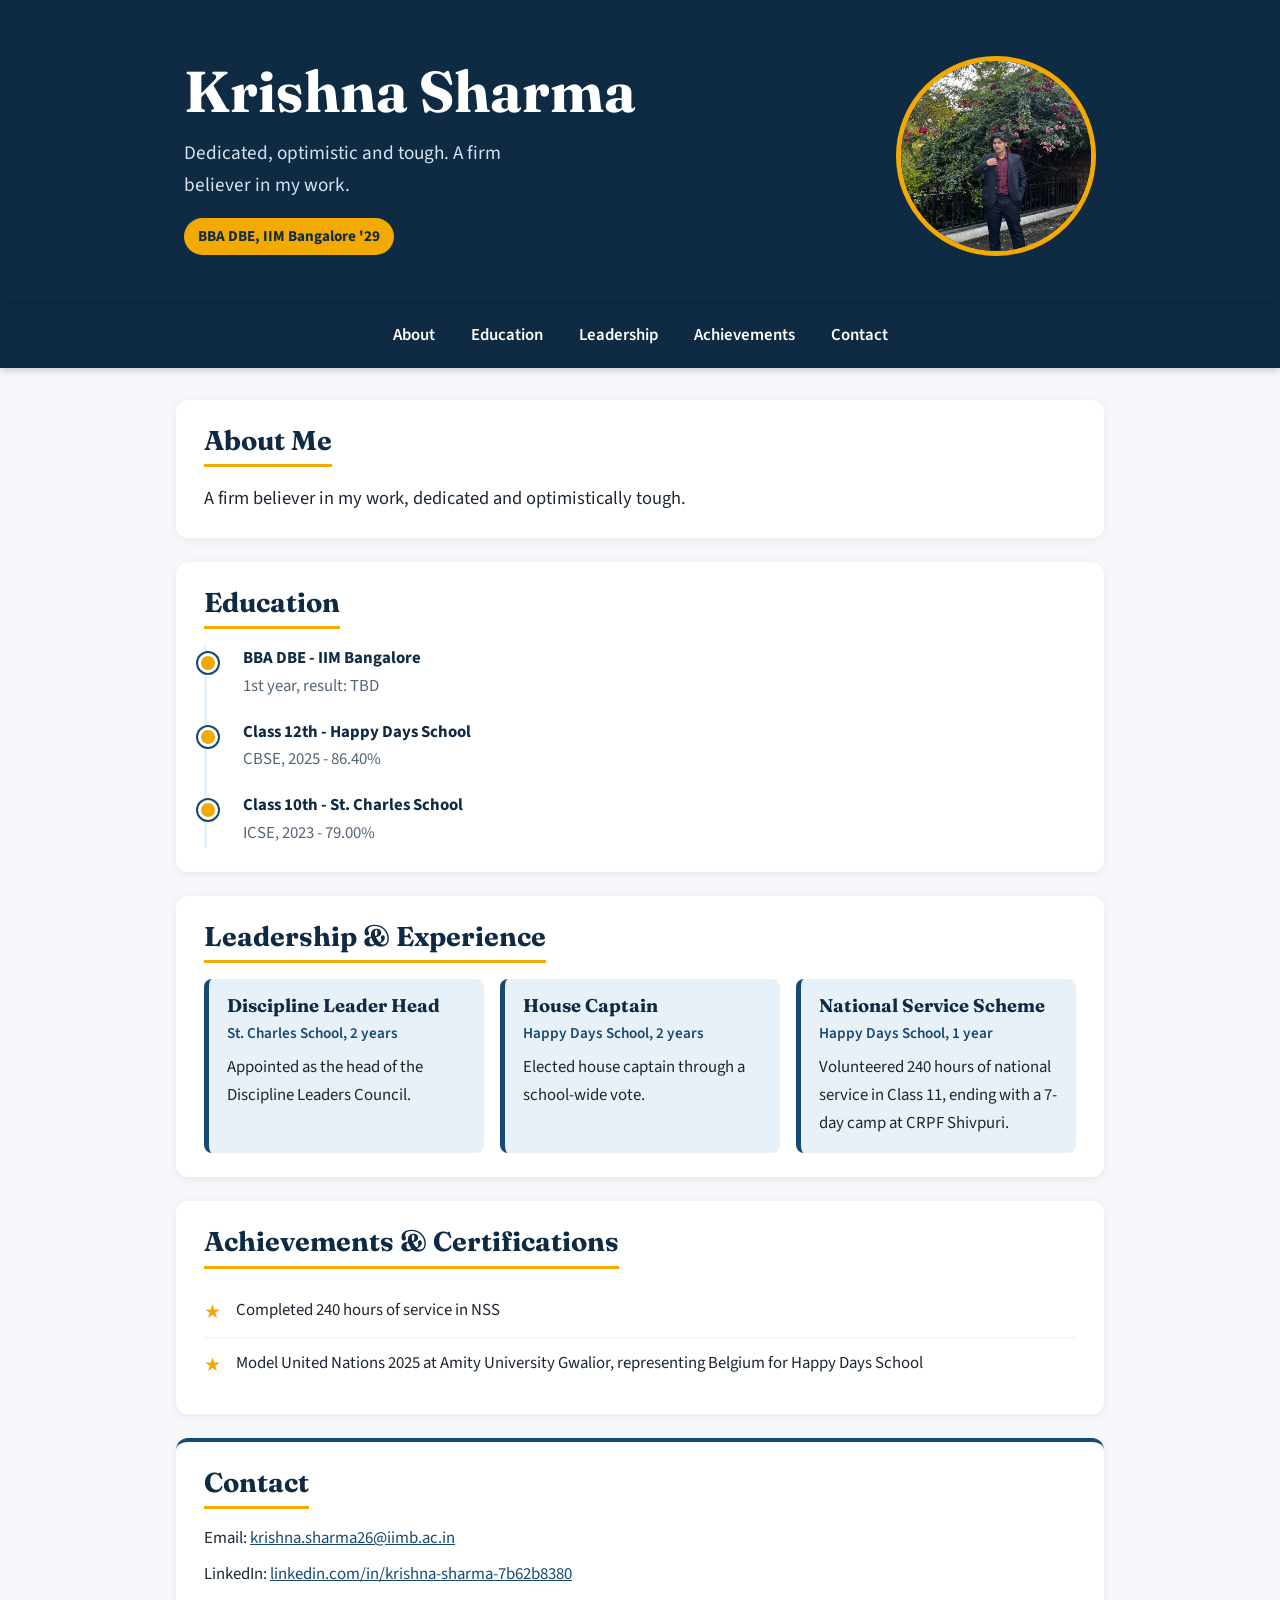
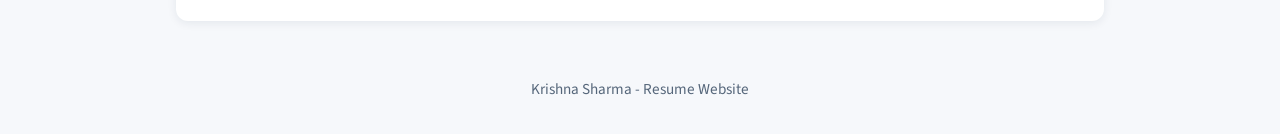
<file: index.html>
<!DOCTYPE html>
<html lang="en">
<head>
  <meta charset="utf-8">
  <meta name="viewport" content="width=device-width, initial-scale=1">
  <title>Krishna Sharma - Resume</title>
  <meta name="description" content="Resume website of Krishna Sharma, BBA DBE student at IIM Bangalore.">

  <!-- Google Fonts: Fraunces (headings) + Source Sans 3 (body) -->
  <link rel="preconnect" href="https://fonts.googleapis.com">
  <link rel="preconnect" href="https://fonts.gstatic.com" crossorigin>
  <link href="https://fonts.googleapis.com/css2?family=Fraunces:wght@600;700&family=Source+Sans+3:wght@400;600;700&display=swap" rel="stylesheet">

  <link rel="stylesheet" href="styles.css">
</head>
<body>

  <header>
    <div class="hero">
      <div class="hero-text">
        <h1>Krishna Sharma</h1>
        <p class="tagline">Dedicated, optimistic and tough. A firm believer in my work.</p>
        <span class="badge">BBA DBE, IIM Bangalore '29</span>
      </div>
      <img class="profile-photo" src="photo.jpg" alt="Photo of Krishna Sharma" width="200" height="200">
    </div>
  </header>

  <nav aria-label="Main navigation">
    <ul>
      <li><a href="#about">About</a></li>
      <li><a href="#education">Education</a></li>
      <li><a href="#leadership">Leadership</a></li>
      <li><a href="#achievements">Achievements</a></li>
      <li><a href="#contact">Contact</a></li>
    </ul>
  </nav>

  <main>

    <section id="about">
      <h2>About Me</h2>
      <p>A firm believer in my work, dedicated and optimistically tough.</p>
    </section>

    <section id="education">
      <h2>Education</h2>
      <ul>
        <li>
          <span class="school">BBA DBE - IIM Bangalore</span>
          <span class="detail">1st year, result: TBD</span>
        </li>
        <li>
          <span class="school">Class 12th - Happy Days School</span>
          <span class="detail">CBSE, 2025 - 86.40%</span>
        </li>
        <li>
          <span class="school">Class 10th - St. Charles School</span>
          <span class="detail">ICSE, 2023 - 79.00%</span>
        </li>
      </ul>
    </section>

    <section id="leadership">
      <h2>Leadership &amp; Experience</h2>
      <div class="card-grid">

        <article class="card">
          <h3>Discipline Leader Head</h3>
          <span class="meta">St. Charles School, 2 years</span>
          <p>Appointed as the head of the Discipline Leaders Council.</p>
        </article>

        <article class="card">
          <h3>House Captain</h3>
          <span class="meta">Happy Days School, 2 years</span>
          <p>Elected house captain through a school-wide vote.</p>
        </article>

        <article class="card">
          <h3>National Service Scheme</h3>
          <span class="meta">Happy Days School, 1 year</span>
          <p>Volunteered 240 hours of national service in Class 11, ending with a 7-day camp at CRPF Shivpuri.</p>
        </article>

      </div>
    </section>

    <section id="achievements">
      <h2>Achievements &amp; Certifications</h2>
      <ul>
        <li>Completed 240 hours of service in NSS</li>
        <li>Model United Nations 2025 at Amity University Gwalior, representing Belgium for Happy Days School</li>
      </ul>
    </section>

    <section id="contact">
      <h2>Contact</h2>
      <p>Email: <a href="mailto:krishna.sharma26@iimb.ac.in">krishna.sharma26@iimb.ac.in</a></p>
      <p>LinkedIn: <a href="https://linkedin.com/in/krishna-sharma-7b62b8380" target="_blank" rel="noopener">linkedin.com/in/krishna-sharma-7b62b8380</a></p>
    </section>

  </main>

  <footer>
    <p>Krishna Sharma - Resume Website</p>
  </footer>

</body>
</html>
</file>
<file: styles.css>
/* =========================================================
   Krishna Sharma – Resume Website
   Palette: navy #0f2a43 | blue #174a73 | sky #e8f0f8
            paper #f6f8fb | amber #f2a900 (accent) | ink #1c2733
   Fonts: Fraunces (headings) + Source Sans 3 (body)
   ========================================================= */

/* ---------- 1. Design tokens (CSS variables) ---------- */
:root {
  --navy: #0f2a43;
  --blue: #174a73;
  --blue-dark: #0d3454;
  --sky: #e8f0f8;
  --paper: #f6f8fb;
  --amber: #f2a900;
  --ink: #1c2733;
  --muted: #55667a;
  --white: #ffffff;

  --font-heading: "Fraunces", Georgia, serif;
  --font-body: "Source Sans 3", Arial, sans-serif;

  --radius: 12px;
  --shadow: 0 2px 10px rgba(15, 42, 67, 0.08);
}

/* ---------- 2. Base / element selectors ---------- */
* {
  box-sizing: border-box;
}

html {
  scroll-behavior: smooth;
  scroll-padding-top: 80px; /* keeps headings clear of the sticky nav */
}

body {
  margin: 0;
  font-family: var(--font-body);
  font-size: 1.05rem;
  line-height: 1.65;
  color: var(--ink);
  background-color: var(--paper);
}

h1,
h2,
h3 {
  font-family: var(--font-heading);
  color: var(--navy);
  line-height: 1.2;
}

h2 {
  font-size: 1.7rem;
  margin: 0 0 16px;
  padding-bottom: 8px;
  border-bottom: 3px solid var(--amber);
  display: inline-block;
}

h3 {
  font-size: 1.15rem;
  margin: 0 0 8px;
}

a {
  color: var(--blue);
}

a:hover {
  color: var(--blue-dark);
}

ul {
  padding-left: 20px;
}

/* ---------- 3. Navigation bar (flexbox + sticky positioning) ---------- */
nav {
  position: sticky;
  top: 0;
  z-index: 10;
  background-color: var(--navy);
  box-shadow: 0 2px 8px rgba(0, 0, 0, 0.2);
}

nav ul {
  display: flex;
  flex-wrap: wrap;
  justify-content: center;
  gap: 8px;
  list-style: none;
  margin: 0 auto;
  padding: 10px 16px;
  max-width: 960px;
}

nav a {
  display: inline-block;
  padding: 8px 14px;
  color: var(--white);
  text-decoration: none;
  font-weight: 600;
  border-radius: 6px;
  transition: background-color 0.2s ease;
}

nav a:hover,
nav a:focus-visible {
  background-color: var(--blue);
  color: var(--white);
}

/* Visible keyboard focus everywhere */
a:focus-visible {
  outline: 3px solid var(--amber);
  outline-offset: 2px;
}

/* ---------- 4. Header / hero (CSS grid) ---------- */
header {
  background-color: var(--navy);
  color: var(--white);
}

.hero {
  display: grid;
  grid-template-columns: 1fr auto;
  align-items: center;
  gap: 32px;
  max-width: 960px;
  margin: 0 auto;
  padding: 56px 24px 48px;
}

.hero h1 {
  color: var(--white);
  font-size: clamp(2.2rem, 6vw, 3.6rem);
  margin: 0 0 12px;
}

.tagline {
  font-size: 1.2rem;
  color: #d6e4f2;
  margin: 0 0 16px;
  max-width: 34ch;
}

.badge {
  display: inline-block;
  padding: 6px 14px;
  background-color: var(--amber);
  color: var(--navy);
  font-weight: 700;
  border-radius: 999px;
  font-size: 0.95rem;
}

.profile-photo {
  width: 200px;
  height: 200px;
  object-fit: cover;
  border-radius: 50%;
  border: 5px solid var(--amber);
  background-color: var(--blue);
}

/* ---------- 5. Main layout + section cards ---------- */
main {
  max-width: 960px;
  margin: 0 auto;
  padding: 32px 16px 8px;
}

section {
  background-color: var(--white);
  border-radius: var(--radius);
  box-shadow: var(--shadow);
  padding: 24px 28px;
  margin-bottom: 24px;
}

#about p {
  max-width: 65ch;
  font-size: 1.15rem;
  margin: 0;
}

/* ---------- 6. Education timeline ---------- */
#education ul {
  list-style: none;
  padding: 0 0 0 20px;
  margin: 0;
  border-left: 3px solid var(--sky);
}

#education li {
  position: relative;
  padding: 0 0 18px 16px;
}

#education li:last-child {
  padding-bottom: 0;
}

#education li::before {
  content: "";
  position: absolute;
  left: -29px;
  top: 8px;
  width: 14px;
  height: 14px;
  background-color: var(--amber);
  border: 3px solid var(--white);
  border-radius: 50%;
  box-shadow: 0 0 0 2px var(--blue);
}

.school {
  display: block;
  font-weight: 700;
  color: var(--navy);
}

.detail {
  display: block;
  color: var(--muted);
}

/* ---------- 7. Leadership cards (grid) ---------- */
.card-grid {
  display: grid;
  grid-template-columns: repeat(auto-fit, minmax(240px, 1fr));
  gap: 16px;
}

.card {
  background-color: var(--sky);
  border-left: 5px solid var(--blue);
  border-radius: 8px;
  padding: 16px 18px;
}

.card h3 {
  margin-bottom: 4px;
}

.card .meta {
  display: block;
  margin-bottom: 8px;
  font-size: 0.95rem;
  font-weight: 600;
  color: var(--blue);
}

.card p {
  margin: 0;
}

/* ---------- 8. Achievements ---------- */
#achievements ul {
  list-style: none;
  padding: 0;
  margin: 0;
}

#achievements li {
  padding: 12px 0 12px 32px;
  position: relative;
  border-bottom: 1px solid var(--sky);
}

#achievements li:last-child {
  border-bottom: none;
}

#achievements li::before {
  content: "\2605"; /* star */
  position: absolute;
  left: 0;
  color: var(--amber);
  font-size: 1.2rem;
}

/* ---------- 9. Contact ---------- */
#contact {
  border-top: 4px solid var(--blue);
}

#contact p {
  margin: 0 0 8px;
  overflow-wrap: anywhere; /* long LinkedIn URL won't break the layout on phones */
}

/* ---------- 10. Footer ---------- */
footer {
  text-align: center;
  padding: 24px 16px 32px;
  color: var(--muted);
  font-size: 0.95rem;
}

footer p {
  margin: 0;
}

/* ---------- 11. Responsive (mobile) ---------- */
@media (max-width: 640px) {
  .hero {
    grid-template-columns: 1fr;
    text-align: center;
    justify-items: center;
    padding: 36px 20px;
  }

  .profile-photo {
    order: -1; /* photo above the name on small screens */
    width: 150px;
    height: 150px;
  }

  section {
    padding: 20px 18px;
  }
}

/* ---------- 12. Accessibility: respect reduced motion ---------- */
@media (prefers-reduced-motion: reduce) {
  html {
    scroll-behavior: auto;
  }

  nav a {
    transition: none;
  }
}
</file>
